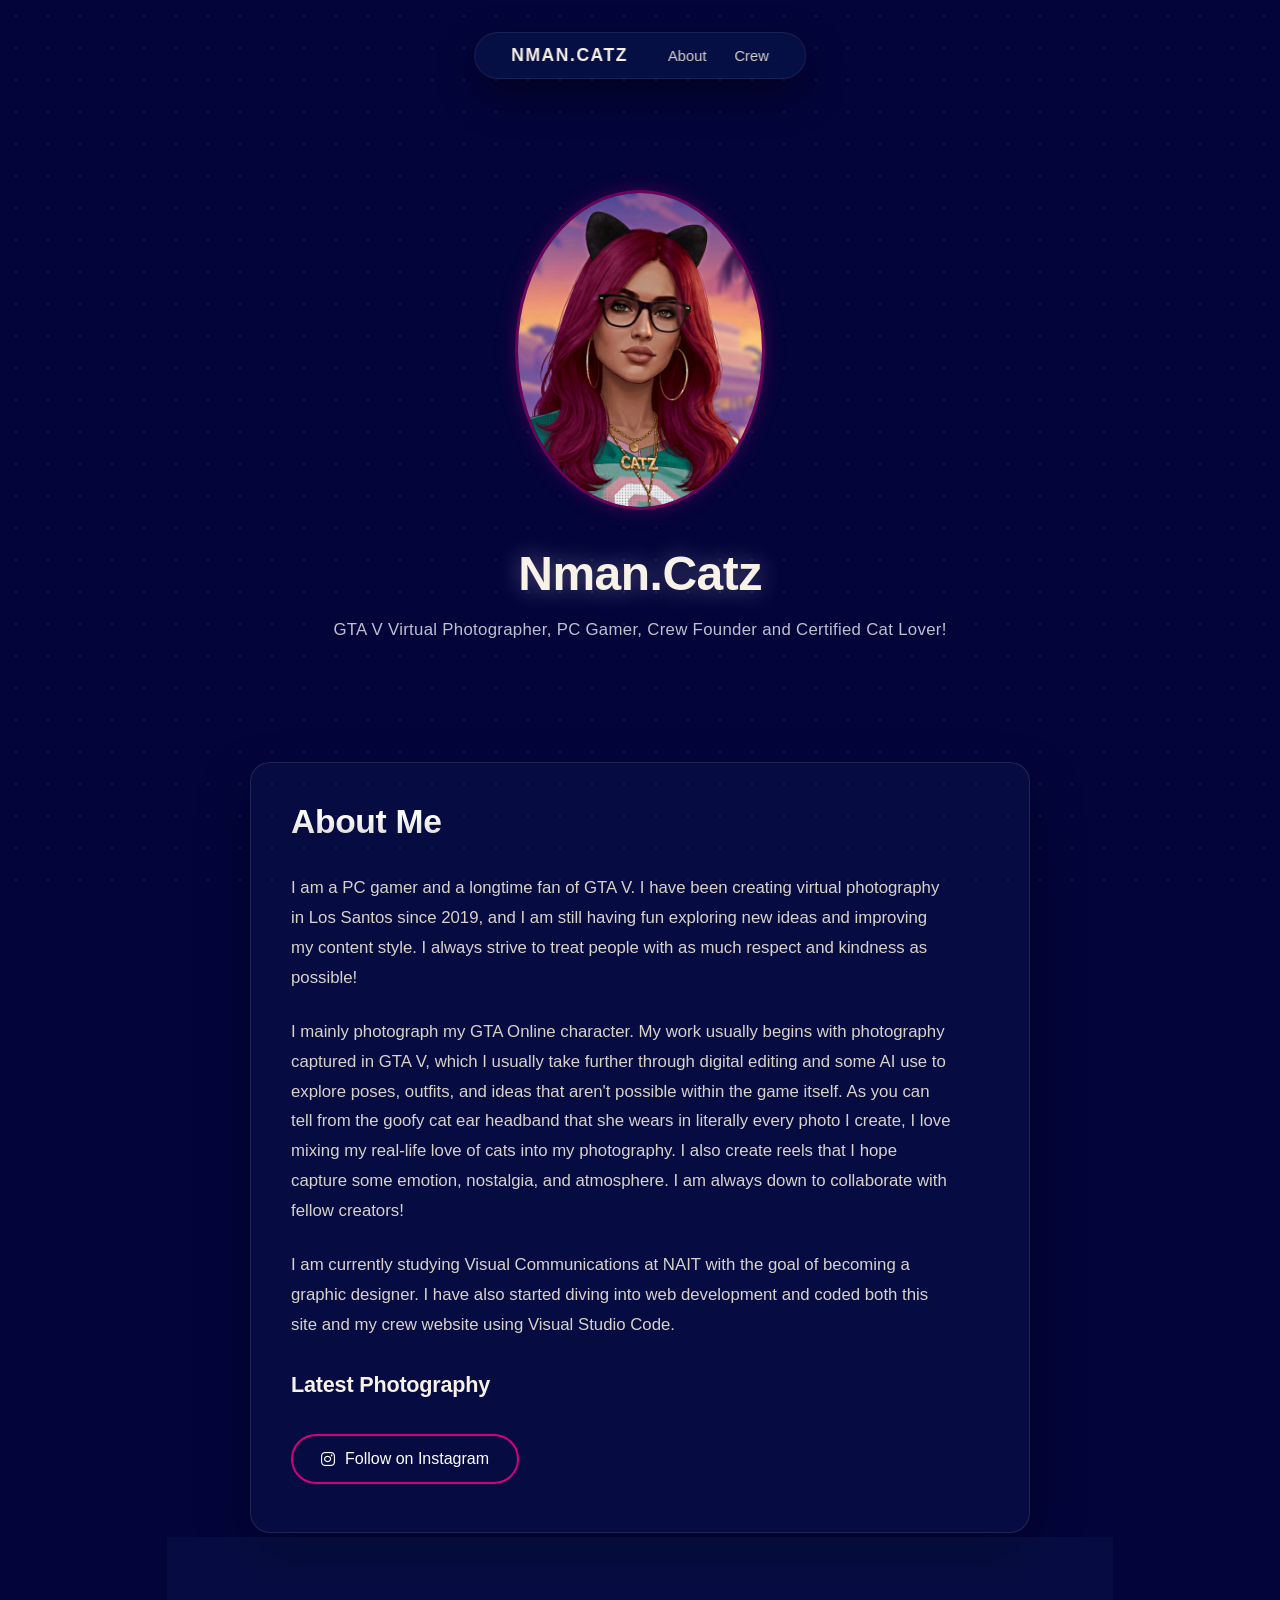
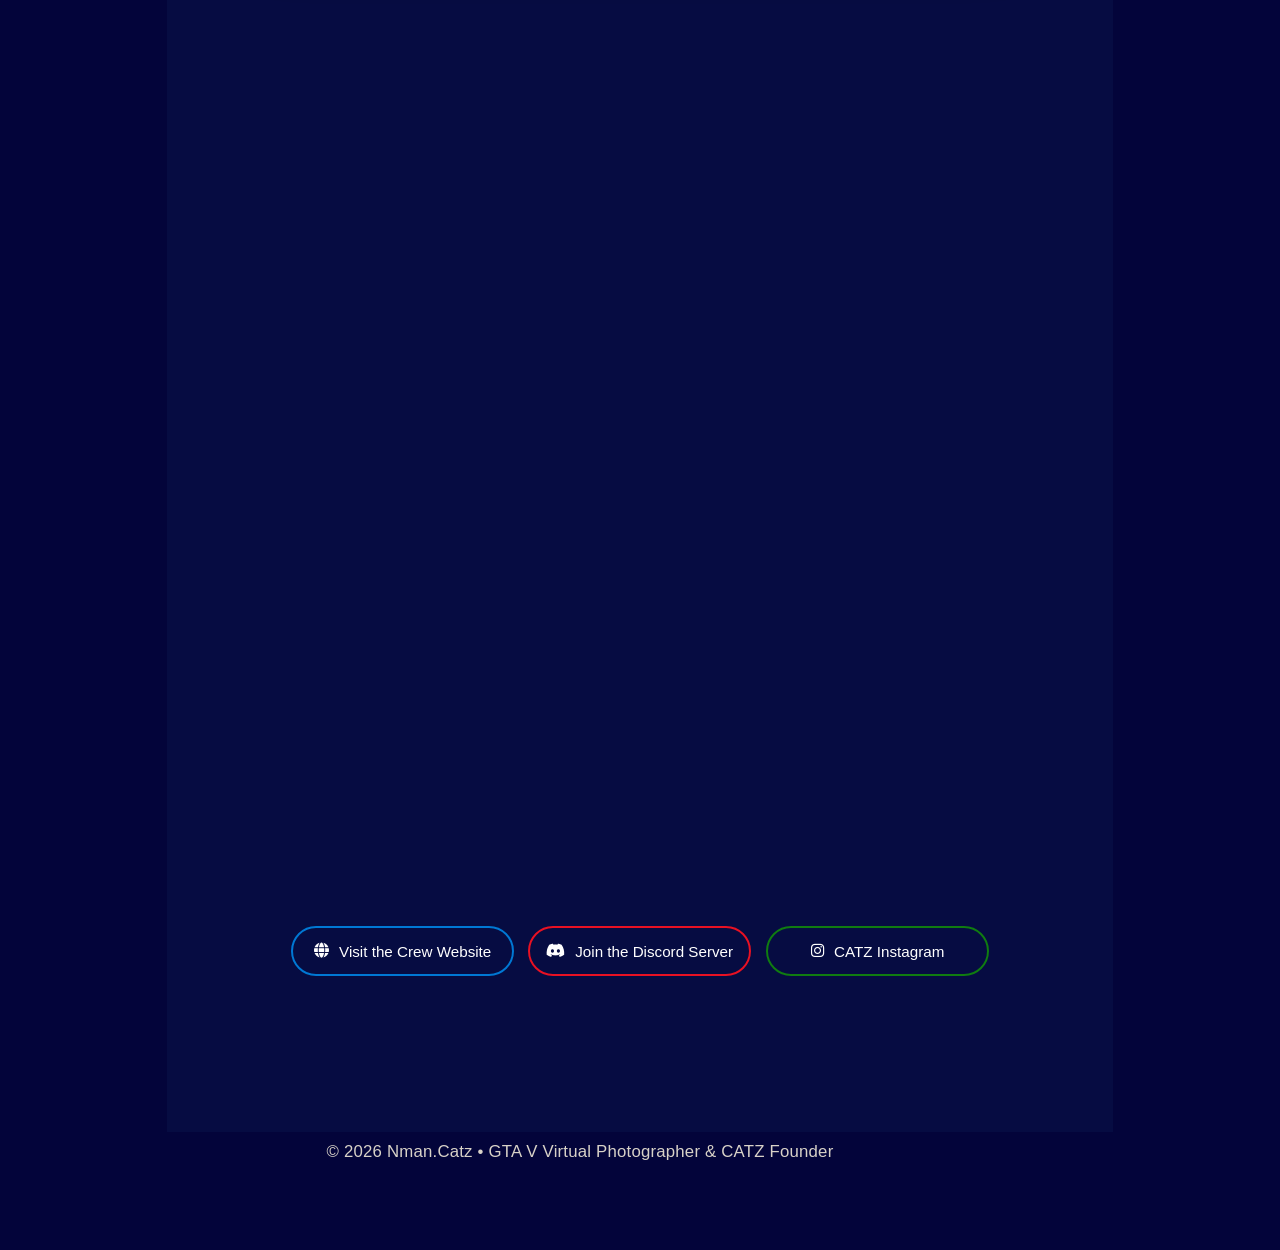
<file: index.html>
<!DOCTYPE html>
<html lang="en">
<head>
    <meta charset="UTF-8">
    <meta name="viewport" content="width=device-width, initial-scale=1.0">

    <title>Nman.Catz | GTA V Virtual Photographer</title>
    <!-- Custom Browser Favicon -->
    <link rel="icon" type="image/png" href="img/favicon.png">
    <meta name="description" content="The official website for Nman.Catz.">
    <meta name="keywords" content="Nman.Catz, CatzVisuals, GTA V Photography, GTA 5, Los Santos, The Catz Community, Virtual Photographer, Rockstar Editor, Cinematic GTA, PC Gamer">
    <meta name="author" content="Nman.Catz">

    <meta property="og:title" content="Nman.Catz | GTA V Virtual Photographer">
    <meta property="og:description" content="GTA V Virtual Photographer, PC Gamer, Crew Founder and certified cat lover!">
    <meta property="og:image" content="https://nmancatz.com/img/nman-icon.jpg">
    <meta property="og:url" content="https://nmancatz.com/">

    <link rel="stylesheet" href="style.css">
    <link rel="stylesheet" href="https://cdnjs.cloudflare.com/ajax/libs/font-awesome/6.4.0/css/all.min.css">
</head>
<body>

    <!-- FLOATING PILL NAVIGATION DOCK -->
    <nav class="navbar">
        <a href="#" class="nav-brand">NMAN.CATZ</a>
        <div class="nav-links">
            <a href="#about">About</a>
            <a href="#community">Crew</a>
        </div>
    </nav>

    <!-- MAIN LAYOUT WRAPPER -->
    <main class="wrapper">

        <!-- HERO HEAD SECTION -->
        <header class="header-section">
            <img src="img/nman-icon.jpg" alt="Nman.Catz Profile Picture" class="profile-picture">
            <h1>Nman.Catz</h1>
            <p class="tagline">GTA V Virtual Photographer, PC Gamer, Crew Founder and Certified Cat Lover!</p>
        </header>

        <!-- ABOUT SECTION -->
        <section id="about" class="content-section">
            <h2>About Me</h2>

            <p>
              I am a PC gamer and a longtime fan of GTA V. I have been creating virtual photography in Los Santos since 2019, and I am still having fun exploring new ideas and improving my content style. I always strive to treat people with as much respect and kindness as possible! 
            </p>

            <p>
              I mainly photograph my GTA Online character. My work usually begins with photography captured in GTA V, which I usually take further through digital editing and some AI use to explore poses, outfits, and ideas that aren't possible within the game itself. As you can tell from the goofy cat ear headband that she wears in literally every photo I create, I love mixing my real-life love of cats into my photography. I also create reels that I hope capture some emotion, nostalgia, and atmosphere. I am always down to collaborate with fellow creators!
            </p>

            <p>
              I am currently studying Visual Communications at NAIT with the goal of becoming a graphic designer. I have also started diving into web development and coded both this site and my crew website using Visual Studio Code.
            </p>

            <!-- AUTOMATIC INSTAGRAM FEED -->
            <h3 class="instagram-title">Latest Photography</h3>

            <div class="instagram-feed">
                <behold-widget feed-id="qOk9dXJUod7fjxoC1FO9"></behold-widget>
            </div>

            <a href="https://www.instagram.com/nman.catz" class="btn btn-instagram" target="_blank" rel="noopener noreferrer">
                <i class="fab fa-instagram"></i> Follow on Instagram
            </a>
        </section>

        <!-- COMMUNITY SECTION -->
        <section id="community" class="content-section">
            <img src="img/cat-eye-logo.png" alt="Catz Community Eye Logo" class="community-logo">

            <h2>The CATZ Community</h2>

            <p>
                Do you like GTA crews that value friendships, loyalty, fun times, and/or cats? Then the CATZ Community might be the purrfect fit for you!
            </p>

            <p>
                CATZ is one gamer family united under Project Cat Eye, our official crew for players on PC, PlayStation, and Xbox. No matter which platform you play on, you will be part of the same crew and community. Visit our crew website to learn more and join us! (Don't worry, we won't bite if you prefer dogs!)
            </p>

            <div class="crew-image-container">
                <img src="img/catz-group-photo.jpeg" alt="CATZ crew members lined up on motorcycles in a circle" class="crew-showcase-img">
            </div>

            <div class="button-group">
                <!-- Blue (Xbox X) -->
                <a href="https://the-catz-community.github.io/" class="btn btn-xbox-blue" target="_blank" rel="noopener noreferrer">
                    <i class="fas fa-globe"></i> Visit the Crew Website
                </a>

                <!-- Red (Xbox B) -->
                <a href="https://discord.gg/aQn8BtrYg6" class="btn btn-xbox-red" target="_blank" rel="noopener noreferrer">
                    <i class="fab fa-discord"></i> Join the Discord Server
                </a>

                <!-- Green (Xbox A) -->
                <a href="https://www.instagram.com/catzvisuals/" class="btn btn-xbox-green" target="_blank" rel="noopener noreferrer">
                    <i class="fab fa-instagram"></i> CATZ Instagram
                </a>
            </div>
        </section>

        <!-- SITE FOOTER -->
        <footer class="site-footer">
            <p>&copy; 2026 Nman.Catz &bull; GTA V Virtual Photographer &amp; CATZ Founder</p>
        </footer>

    </main>

    <!-- BEHOLD INSTAGRAM WIDGET -->
    <script>
      (() => {
        if (window.__bhldScript) return;
        window.__bhldScript = true;

        const d = document;
        const s = d.createElement("script");
        s.type = "module";
        s.src = "https://w.behold.so/widget.js";

        setTimeout(() => {
          d.head.append(s);
        }, 0);
      })();
    </script>

</body>
</html>
</file>
<file: style.css>
/* ==========================================================================
   1. ROOT VARIABLES & GLOBAL SETUP
   ========================================================================== */
html {
  scroll-behavior: smooth;
}

:root {
  color-scheme: dark;


  --text-primary: #f7f1e8;
  --text-secondary: #d8d2c8;

  --brand-accent: #d6007a;
  --discord-blurple: #5865f2;

  --background-dark: #081a3a;
  --background-light: #10275a;

  --divider-line: rgba(255, 255, 255, 0.15);

  --content-width: 780px;
}

* {
  box-sizing: border-box;
  margin: 0;
  padding: 0;
}

body {
  font-family:
    -apple-system, BlinkMacSystemFont, "Segoe UI", Roboto, Helvetica, Arial,
    sans-serif;
  color: var(--text-primary);
  background-color: #03043a;
  min-height: 100vh;
  display: flex;
  justify-content: center;
  align-items: flex-start;
  padding: 170px 24px 60px 24px;
  position: relative;
  -webkit-font-smoothing: antialiased;
  text-rendering: optimizeLegibility;
}

body::before {
  content: "";
  position: fixed;
  inset: 0;

  background:
    radial-gradient(
      rgba(255, 255, 255, 0.08) 1.2px,
      transparent 1.2px
    ),
    #00007000;

  background-size:
    32px 32px,
    auto;

  z-index: 1;
}

/* ==========================================================================
   2. LAYOUT CONTAINERS & SYSTEM RHYTHM
   ========================================================================== */
.wrapper {
  position: relative;
  z-index: 2;
  width: 100%;
  max-width: var(--content-width);
  display: flex;
  flex-direction: column;
  gap: 64px;
  animation: fadeInUp 0.8s cubic-bezier(0.4, 0, 0.2, 1) forwards;
}

@keyframes fadeInUp {
  from {
    opacity: 0;
    transform: translateY(15px);
  }
  to {
    opacity: 1;
    transform: translateY(0);
  }
}

/* ==========================================================================
   3. TYPOGRAPHY HIERARCHY
   ========================================================================== */
h1 {
  font-size: 3rem;
  font-weight: 700;
  letter-spacing: -0.5px;
  margin-bottom: 16px;
  text-shadow: 0 0 25px rgba(255, 255, 255, 0.35);
}

h2 {
  font-size: 2.1rem;
  font-weight: 600;
  margin-bottom: 32px;
  letter-spacing: -0.3px;
  background: linear-gradient(180deg, #ffffff 30%, var(--text-secondary) 100%);
  -webkit-background-clip: text;
  background-clip: text;
  -webkit-text-fill-color: transparent;
}

p {
  font-size: 1.05rem;
  line-height: 1.78;
  color: var(--text-secondary);
  margin-bottom: 24px;
  max-width: 660px;
}

.tagline {
  font-size: 1.05rem;
  font-weight: 500;
  color: rgba(255, 255, 255, 0.75);
  line-height: 1.5;
  letter-spacing: 0.3px;
  margin-top: 0;
  margin-bottom: 0;
}

/* ==========================================================================
   4. PROFILE HEADER & IDENTITY
   ========================================================================== */
.header-section {
  display: flex;
  flex-direction: column;
  align-items: center;
  text-align: center;
  margin-top: 20px;
  margin-bottom: 56px;
}

.profile-picture {
  width: 250px;
  height: 320px;
  object-fit: cover;
  object-position: center top;
  border-radius: 50%;
  margin-bottom: 36px;
  border: 3px solid rgba(214, 0, 122, 0.5);
  box-shadow: 0 0 20px rgba(214, 0, 122, 0.25);
}

.community-logo {
  width: 150px;
  height: auto;
  margin-top: -10px;
  margin-bottom: 16px;
  display: block;
  margin-left: auto;
  margin-right: auto;
  filter: drop-shadow(0 0 12px rgba(40, 167, 69, 0.35));
}

/* ==========================================================================
   5. GLASSMORPHISM CARDS, PHOTO GRID & INSTAGRAM FEED
   ========================================================================== */
.content-section {
  background: rgba(16, 39, 90, 0.27);
  backdrop-filter: blur(12px);
  -webkit-backdrop-filter: blur(12px);
  border: 1px solid rgba(255, 255, 255, 0.1);
  padding: 40px 40px 48px;
  border-radius: 20px;
  box-shadow: 0 24px 55px rgba(0, 0, 0, 0.28);
  transition:
    transform 0.3s cubic-bezier(0.4, 0, 0.2, 1),
    border-color 0.3s ease,
    box-shadow 0.3s ease;
}

.content-section:hover {
  transform: translateY(-2px);
  border-color: rgba(255, 255, 255, 0.16);
  box-shadow: 0 28px 60px rgba(0, 0, 0, 0.32);
}

.photo-grid {
  display: grid;
  grid-template-columns: repeat(3, 1fr);
  gap: 16px;
  margin: 32px 0 36px 0;
  width: 100%;
}

.grid-shot {
  width: 100%;
  height: 340px;
  object-fit: cover;
  object-position: center top;
  border-radius: 14px;
  border: 1px solid rgba(255, 255, 255, 0.1);
  box-shadow: 0 10px 24px rgba(0, 0, 0, 0.18);
  transition:
    transform 0.3s ease,
    border-color 0.3s ease,
    box-shadow 0.3s ease;
}

.grid-shot:hover {
  transform: translateY(-2px);
  border-color: rgba(255, 255, 255, 0.2);
  box-shadow: 0 14px 30px rgba(0, 0, 0, 0.24);
}

.instagram-title {
  margin: 32px 0 18px;
  font-size: 1.35rem;
  font-weight: 600;
  letter-spacing: -0.2px;
  color: var(--text-primary);
}

.instagram-feed {
  width: 100%;
  margin: 0 0 36px;
}

.instagram-feed behold-widget {
  display: block;
  width: 100%;
}

.crew-image-container {
  position: relative;
  margin-top: 32px;
  margin-bottom: 0;
  width: 100%;
  border-radius: 14px;
  overflow: hidden;
  border: 1px solid rgba(255, 255, 255, 0.08);
  box-shadow: 0 10px 24px rgba(0, 0, 0, 0.18);
  transition:
    transform 0.3s ease,
    border-color 0.3s ease,
    box-shadow 0.3s ease;
}

#community .button-group {
  /* Match the 36px gap below the About Me media area. */
  margin-top: 36px;
}

.crew-image-container:hover {
  transform: translateY(-2px);
  border-color: rgba(255, 255, 255, 0.2);
  box-shadow: 0 14px 30px rgba(0, 0, 0, 0.24);
}

.crew-image-container::after {
  content: "";
  position: absolute;
  inset: 0;
  background: linear-gradient(
    180deg,
    rgba(12, 13, 16, 0.3) 0%,
    transparent 15%,
    transparent 85%,
    rgba(12, 13, 16, 0.4) 100%
  );
  pointer-events: none;
}

.crew-showcase-img {
  width: 100%;
  height: auto;
  display: block;
  object-fit: cover;
  filter: brightness(0.8) contrast(1.02);
}

/* ==========================================================================
   6. UI BUTTON COMPONENTS
   ========================================================================== */
.button-group {
  display: grid;
  grid-template-columns: repeat(3, 1fr);
  gap: 14px;
  margin-top: 28px;
  width: 100%;
}

.btn {
  display: inline-flex;
  align-items: center;
  justify-content: center;
  gap: 10px;
  height: 50px;
  width: max-content;
  min-width: 224px;
  white-space: nowrap;
  margin: 0;
  padding: 0 28px;
  font-size: 1rem;
  font-weight: 500;
  text-decoration: none;
  border-radius: 50px;
  background: transparent;
  transition: all 0.25s cubic-bezier(0.4, 0, 0.2, 1);
  cursor: pointer;
  will-change: transform;
}

.button-group .btn {
  width: 100%;
  min-width: 0;
  max-width: none;
  margin: 0;
  padding: 0 12px;
  font-size: 0.95rem;
}

.btn:hover {
  transform: translateY(-3px);
}

.btn-instagram {
  border: 2px solid var(--brand-accent);
  color: #ffffff;
}

.btn-instagram:hover {
  background: var(--brand-accent);
  box-shadow: 0 0 15px rgba(214, 0, 122, 0.3);
}

.btn-xbox-blue {
  border: 2px solid #0078d4;
  color: #ffffff;
}

.btn-xbox-blue:hover {
  background: #0078d4;
  box-shadow: 0 0 15px rgba(0, 120, 212, 0.4);
}

.btn-xbox-red {
  border: 2px solid #e81123;
  color: #ffffff;
}

.btn-xbox-red:hover {
  background: #e81123;
  box-shadow: 0 0 15px rgba(232, 17, 35, 0.4);
}

.btn-xbox-green {
  border: 2px solid #107c11;
  color: #ffffff;
}

.btn-xbox-green:hover {
  background: #107c11;
  box-shadow: 0 0 15px rgba(16, 124, 17, 0.4);
}

/* ==========================================================================
   7. MISC & UTILITIES (SCROLLBAR, FOOTER)
   ========================================================================== */
::-webkit-scrollbar {
  width: 10px;
}

::-webkit-scrollbar-track {
  background: #040b1a;
}

::-webkit-scrollbar-thumb {
  background: rgba(214, 0, 122, 0.2);
  border-radius: 10px;
  border: 2px solid #040b1a;
}

::-webkit-scrollbar-thumb:hover {
  background: rgba(214, 0, 122, 0.65);
}

.site-footer {
  text-align: center;
  margin-top: 48px;
  font-size: 0.85rem;
  color: rgba(255, 255, 255, 0.35);
  letter-spacing: 0.2px;
}

/* ==========================================================================
   8. FLOATING PILL NAVIGATION DOCK
   ========================================================================== */
.navbar {
  position: absolute;
  top: 32px;
  left: 50%;
  transform: translateX(-50%);
  background: rgba(16, 39, 90, 0.35);
  backdrop-filter: blur(16px);
  -webkit-backdrop-filter: blur(16px);
  border: 1px solid rgba(255, 255, 255, 0.08);
  border-radius: 100px;
  padding: 12px 36px;
  z-index: 1000;
  display: flex;
  align-items: center;
  gap: 40px;
  box-shadow: 0 16px 40px rgba(0, 0, 0, 0.4);
  width: max-content;
}

.nav-brand {
  font-size: 1.1rem;
  font-weight: 800;
  text-decoration: none;
  color: var(--text-primary);
  letter-spacing: 1.5px;
}

.nav-links {
  display: flex;
  align-items: center;
  gap: 28px;
}

.nav-links a {
  font-size: 0.92rem;
  font-weight: 500;
  text-decoration: none;
  color: var(--text-secondary);
  transition: color 0.2s ease;
}

.nav-links a:hover {
  color: var(--text-primary);
}

/* ==========================================================================
   9. GLOBAL RESPONSIVE MEDIA QUERIES
   ========================================================================== */
@media (max-width: 1024px) {
  .wrapper {
    gap: 40px;
  }

  h1 {
    font-size: 2.6rem;
  }

  h2 {
    font-size: 1.85rem;
    margin-bottom: 24px;
  }

  p {
    font-size: 1.05rem;
    line-height: 1.7;
    margin-bottom: 20px;
  }

  .button-group {
    grid-template-columns: 1fr;
    gap: 16px;
  }

  .button-group .btn {
    width: 100%;
    padding: 0 28px;
    font-size: 1rem;
  }

  .btn {
    width: 100%;
    max-width: 100%;
  }

  body {
    padding: 150px 32px 40px;
  }

  .content-section {
    padding: 36px 36px 40px;
  }
}

@media (max-width: 600px) {
  .photo-grid {
    grid-template-columns: 1fr;
    gap: 14px;
  }

  .grid-shot {
    height: 280px;
  }
}

@media (max-width: 480px) {
  body {
    padding: 130px 16px 30px;
  }

  .navbar {
    top: 20px;
    gap: 24px;
    padding: 10px 24px;
  }

  .nav-links {
    gap: 18px;
  }

  .content-section {
    padding: 24px 16px 28px;
    border-radius: 16px;
    margin-bottom: 24px;
  }

  .content-section:hover {
    transform: none;
    box-shadow: 0 20px 40px rgba(0, 0, 0, 0.25);
  }

  .community-logo {
    width: 115px;
  }

  .instagram-title {
    margin-top: 28px;
    font-size: 1.2rem;
  }

  .instagram-feed {
    margin-bottom: 30px;
  }

  h1 {
    font-size: 2.2rem;
  }

  h2 {
    font-size: 1.6rem;
  }

  p {
    font-size: 1.08rem;
    line-height: 1.65;
  }
}
</file>
